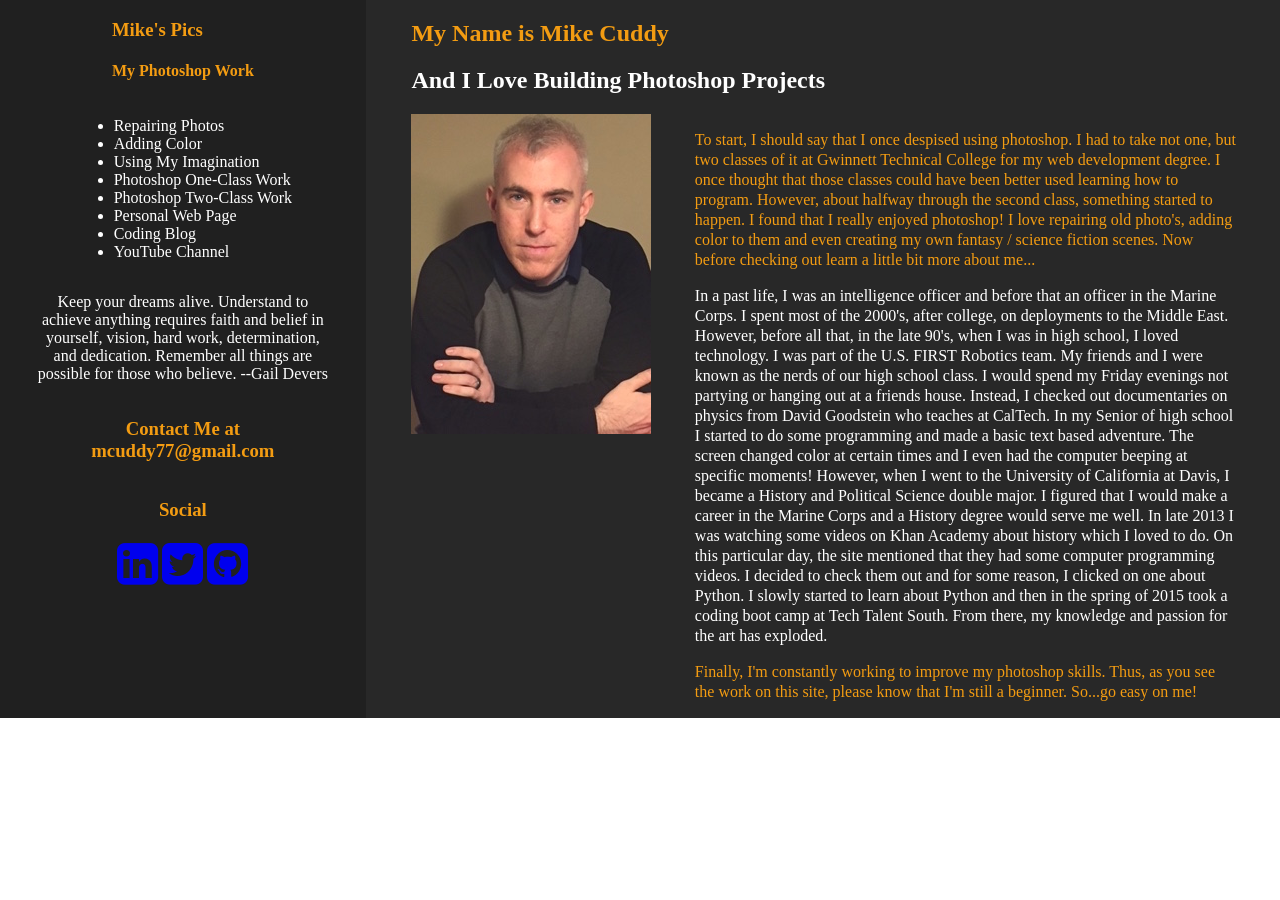
<file: photoshop/photoshop_personal_work/pages/index.html>
<!DOCTYPE <html>
<head>
  <meta name="viewport" content="width=device-width, initial-scale=1.0">
  <meta charset="utf-8">
  <meta name="description" contents="This is the home page for Mike's photoshop work.">
  <title>Mike's PhotoShop Work</title>
  <link rel="icon" href="../static/images/other/ega.png" type="image/icon">
  <link rel="stylesheet" type="text/css" href="https://maxcdn.bootstrapcdn.com/font-awesome/4.7.0/css/font-awesome.min.css">
  <link rel="stylesheet" type="text/css" href="../static/css/index.css">
</head>
<body>

  <!-- HTML Code for the main element -->
  <main>

    <aside><!-- Start Aside -->

      <div>
        <h3>Mike's Pics</h3>
        <h4>My Photoshop Work</h4>
      </div>

      <ul>
        <li><a href="old.html">Repairing Photos</a></li>
        <li><a href="color.html">Adding Color</a></li>
        <li><a href="imagination.html">Using My Imagination</a></li>
        <li><a href="http://mcuddy12.info/1530/index.html">Photoshop One-Class Work</a></li>
        <li><a href="http://mcuddy12.info/2531/index.html">Photoshop Two-Class Work</a></li>
        <li><a href="https://ravenusmc.github.io/personal_page/">Personal Web Page</a></li>
        <li><a href="https://codingsaga.wordpress.com/">Coding Blog</a></li>
        <li><a href="https://www.youtube.com/channel/UC5TPJM-Bf86aQNEob_vGEnw?view_as=subscriber">YouTube Channel</a></li>
      </ul>

      <div>
        <p class='quote'>
          Keep your dreams alive. Understand to achieve anything requires faith and belief in yourself, vision, hard work, determination, and dedication. Remember all things are possible for those who believe.
          --Gail Devers
        </p>
      </div>

      <div>
        <h3 class='contact_area'>Contact Me at mcuddy77@gmail.com</h3>
      </div>

      <div>
        <h3 class='social_heading'>Social</h3>
          <a href="https://www.linkedin.com/in/mcuddy1/"><i class="fa fa-linkedin-square fa-3x" aria-hidden="true"></i></a>
          <a href="https://twitter.com/mcuddy7"><i class="fa fa-twitter-square fa-3x" aria-hidden="true"></i></a>
          <a href="https://github.com/ravenusmc"><i class="fa fa-github-square fa-3x" aria-hidden="true"></i></a>
      </div>

    </aside><!-- End Aside  -->

    <section><!-- Start Section  -->

      <h1 class='main_heading'>My Name is Mike Cuddy</h1>
      <h2 class='sub_heading'>And I Love Building Photoshop Projects</h2>

      <div class='main_info_area'>

        <div>
          <img src="../static/images/other/Cuddy.JPG">
        </div>

        <div class='who_i_am_area'>

          <p>
            To start, I should say that I once despised using photoshop. I had to take not one, but two classes of it at Gwinnett Technical College for my web development degree. I once thought that those classes could have been better used learning how to program. However, about halfway through the second class, something started to happen. I found that I really enjoyed photoshop! I love repairing old photo's, adding color to them and even creating my own fantasy / science fiction scenes. Now before checking out learn a little bit more about me...
          </p>

          <p class='second_paragraph_about_me'>
            In a past life, I was an intelligence officer and before that an officer in the Marine Corps. I spent most of the 2000's, after college, on deployments to the Middle East. However, before all that, in the late 90's, when I was in high school, I loved technology. I was part of the U.S. FIRST Robotics team. My friends and I were known as the nerds of our high school class. I would spend my Friday evenings not partying or hanging out at a friends house. Instead, I checked out documentaries on physics from David Goodstein who teaches at CalTech. In my Senior of high school I started to do some programming and made a basic text based adventure. The screen changed color at certain times and I even had the computer beeping at specific moments! However, when I went to the University of California at Davis, I became a History and Political Science double major. I figured that I would make a career in the Marine Corps and a History degree would serve me well. In late 2013 I was watching some videos on Khan Academy about history which I loved to do. On this particular day, the site mentioned that they had some computer programming videos. I decided to check them out and for some reason, I clicked on one about Python. I slowly started to learn about Python and then in the spring of 2015 took a coding boot camp at Tech Talent South. From there, my knowledge and passion for the art has exploded.
          </p>

          <p>
            Finally, I'm constantly working to improve my photoshop skills. Thus, as you see the work on this site, please know that I'm still a beginner. So...go easy on me! 
          </p>

        </div>

      </div>


    </section><!-- End Section  -->

  </main>
  <!-- END HTML Code for the main element -->

</body>
</html>
</file>
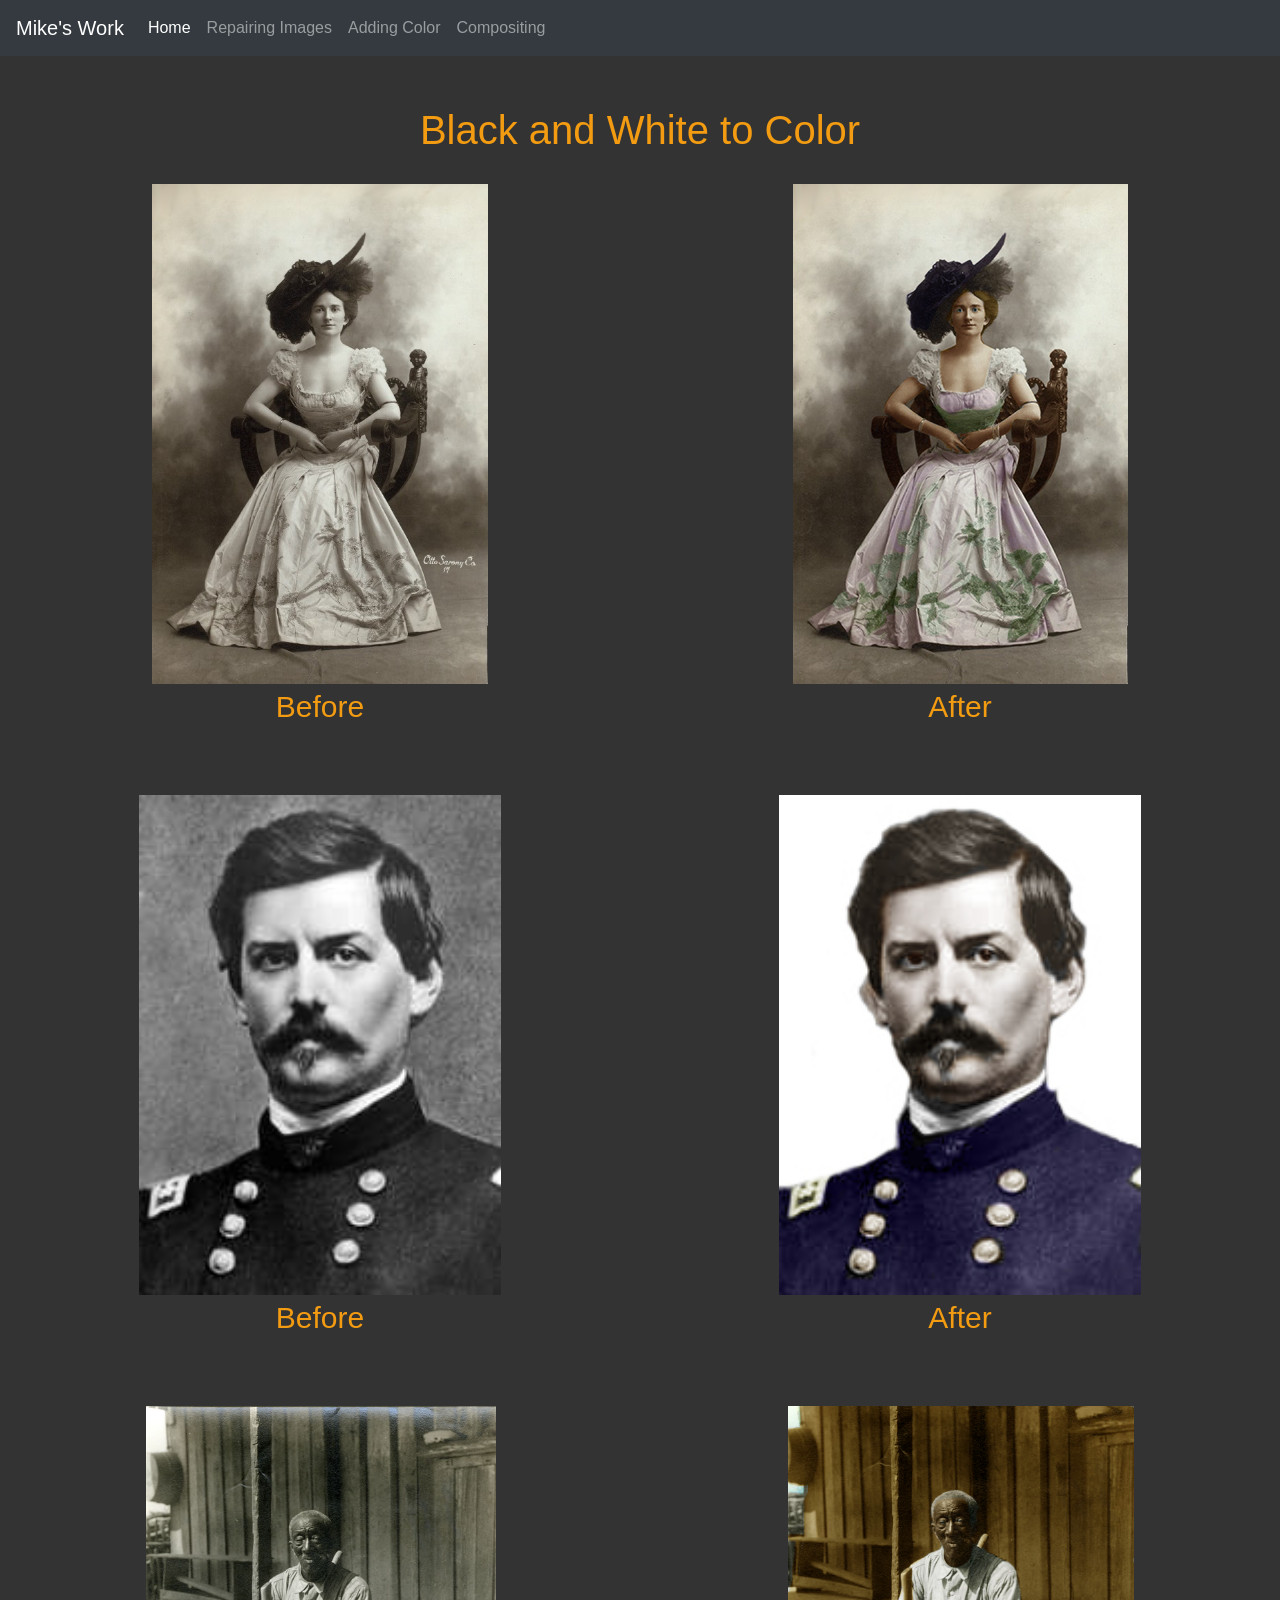
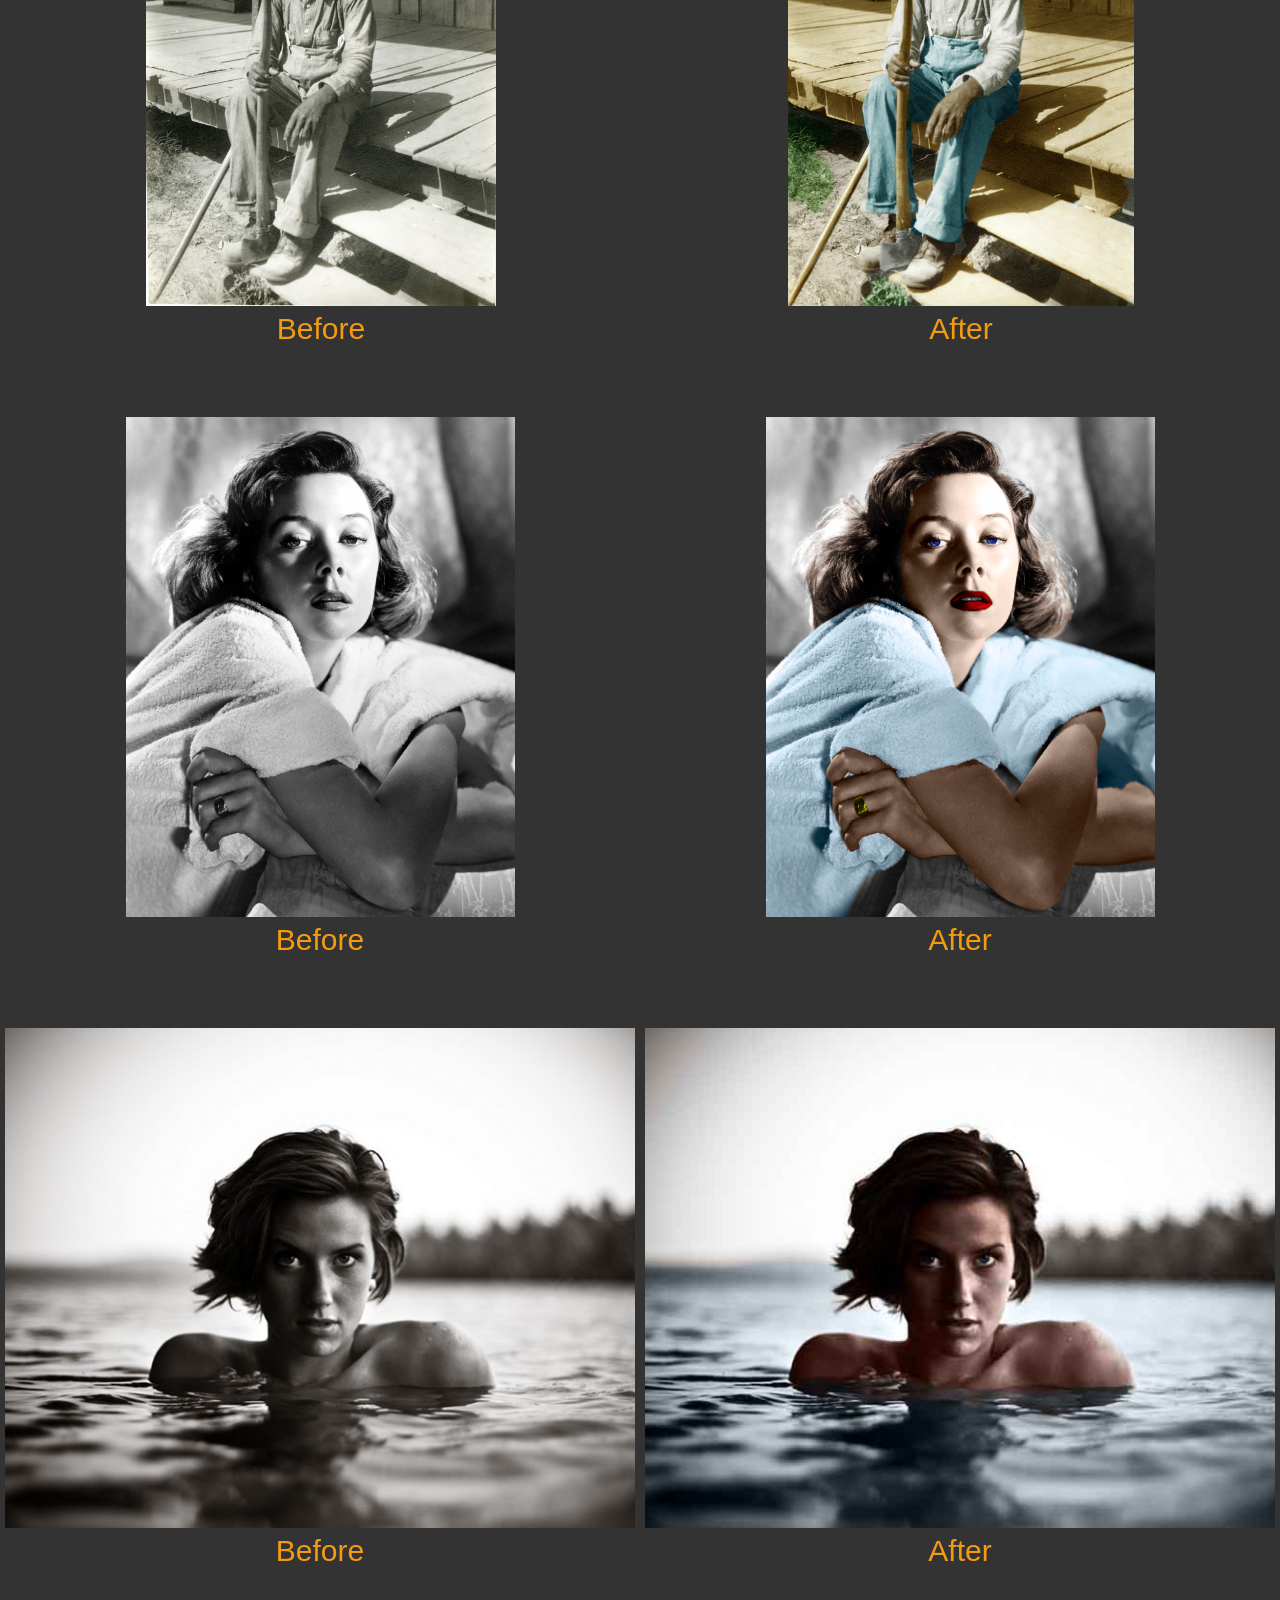
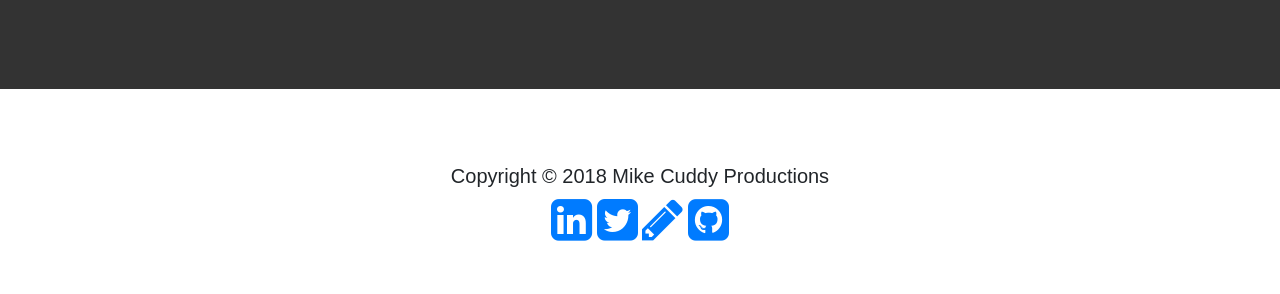
<file: photoshop/photoshop_personal_work/pages/color.html>
<!DOCTYPE <html>
<head>
  <meta name="viewport" content="width=device-width, initial-scale=1.0">
  <meta charset="utf-8">
  <title>Mike's PhotoShop Work</title>
  <link rel="stylesheet" type="text/css" href="https://maxcdn.bootstrapcdn.com/font-awesome/4.7.0/css/font-awesome.min.css">
  <link rel="stylesheet" href="https://maxcdn.bootstrapcdn.com/bootstrap/4.0.0/css/bootstrap.min.css" integrity="sha384-Gn5384xqQ1aoWXA+058RXPxPg6fy4IWvTNh0E263XmFcJlSAwiGgFAW/dAiS6JXm" crossorigin="anonymous">
  <link rel="stylesheet" type="text/css" href="../static/css/generic.css">
  <link rel="stylesheet" type="text/css" href="../static/css/color.css">
</head>
<body>

  <!-- Start of Bootstrap navbar -->
  <nav class="navbar navbar-expand-lg navbar-dark bg-dark">
    <a class="navbar-brand" href="#">Mike's Work</a>
    <button class="navbar-toggler" type="button" data-toggle="collapse" data-target="#navbarSupportedContent" aria-controls="navbarSupportedContent" aria-expanded="false" aria-label="Toggle navigation">
      <span class="navbar-toggler-icon"></span>
    </button>
    <div class="collapse navbar-collapse" id="navbarSupportedContent">
      <ul class="navbar-nav mr-auto">
        <li class="nav-item active">
          <a class="nav-link" href="index.html">Home <span class="sr-only">(current)</span></a>
        </li>
        <li class="nav-item">
          <a class="nav-link" href="old.html">Repairing Images</a>
        </li>
        <li class="nav-item">
          <a class="nav-link" href="color.html">Adding Color</a>
        </li>
        <li class="nav-item">
          <a class="nav-link" href="imagination.html">Compositing</a>
        </li>
      </ul>
    </div>
  </nav>
  <!-- End of Bootstrap navbar -->

  <main>

    <div class='page_heading'>
      <h1 class='center generic_heading_orange'>Black and White to Color</h1>
    <div>

    <section class='pic_area'>

      <div>
        <img src="../static/images/color/young_women.jpg">
        <p class='center heading_fix'>Before</p>
      </div>

      <div>
        <img src="../static/images/color/young_woman_color.jpg">
        <p class='center heading_fix'>After</p>
      </div>

    </section>

    <section class='pic_area'>

      <div>
        <img src="../static/images/color/McClellan.jpg">
        <p class='center heading_fix'>Before</p>
      </div>

      <div>
        <img src="../static/images/color/McClellan_color.jpg">
        <p class='center heading_fix'>After</p>
      </div>

    </section>

    <section class='pic_area'>

      <div>
        <img src="../static/images/color/man.jpg">
        <p class='center heading_fix'>Before</p>
      </div>

      <div>
        <img src="../static/images/color/man_color_F.jpg">
        <p class='center heading_fix'>After</p>
      </div>

    </section>

    <section class='pic_area'>

      <div>
        <img src="../static/images/color/woman_color.jpg">
        <p class='center heading_fix'>Before</p>
      </div>

      <div>
        <img src="../static/images/color/woman_color_fin.jpg">
        <p class='center heading_fix'>After</p>
      </div>

    </section>

    <section class='pic_area'>

      <div>
        <img src="../static/images/color/women_water.jpg">
        <p class='center heading_fix'>Before</p>
      </div>

      <div>
        <img src="../static/images/color/women_water_F.jpg">
        <p class='center heading_fix'>After</p>
      </div>

    </section>


  </main>

  <footer>

    <h5>Copyright &copy; 2018 Mike Cuddy Productions<br></h5>

    <div>
      <a href="https://www.linkedin.com/in/mcuddy1/"><i class="fa fa-linkedin-square fa-3x" aria-hidden="true"></i></a>
      <a href="https://twitter.com/mcuddy7"><i class="fa fa-twitter-square fa-3x" aria-hidden="true"></i></a>
      <a href="https://codingsaga.wordpress.com/"><i class="fa fa-pencil fa-3x" aria-hidden="true"></i></a>
      <a href="https://github.com/ravenusmc"><i class="fa fa-github-square fa-3x" aria-hidden="true"></i></a>
    </div>

  </footer>




<script src="https://code.jquery.com/jquery-3.2.1.slim.min.js" integrity="sha384-KJ3o2DKtIkvYIK3UENzmM7KCkRr/rE9/Qpg6aAZGJwFDMVNA/GpGFF93hXpG5KkN" crossorigin="anonymous"></script>
<script src="https://cdnjs.cloudflare.com/ajax/libs/popper.js/1.12.9/umd/popper.min.js" integrity="sha384-ApNbgh9B+Y1QKtv3Rn7W3mgPxhU9K/ScQsAP7hUibX39j7fakFPskvXusvfa0b4Q" crossorigin="anonymous"></script>
<script src="https://maxcdn.bootstrapcdn.com/bootstrap/4.0.0/js/bootstrap.min.js" integrity="sha384-JZR6Spejh4U02d8jOt6vLEHfe/JQGiRRSQQxSfFWpi1MquVdAyjUar5+76PVCmYl" crossorigin="anonymous"></script>
</body>
</html>
</file>
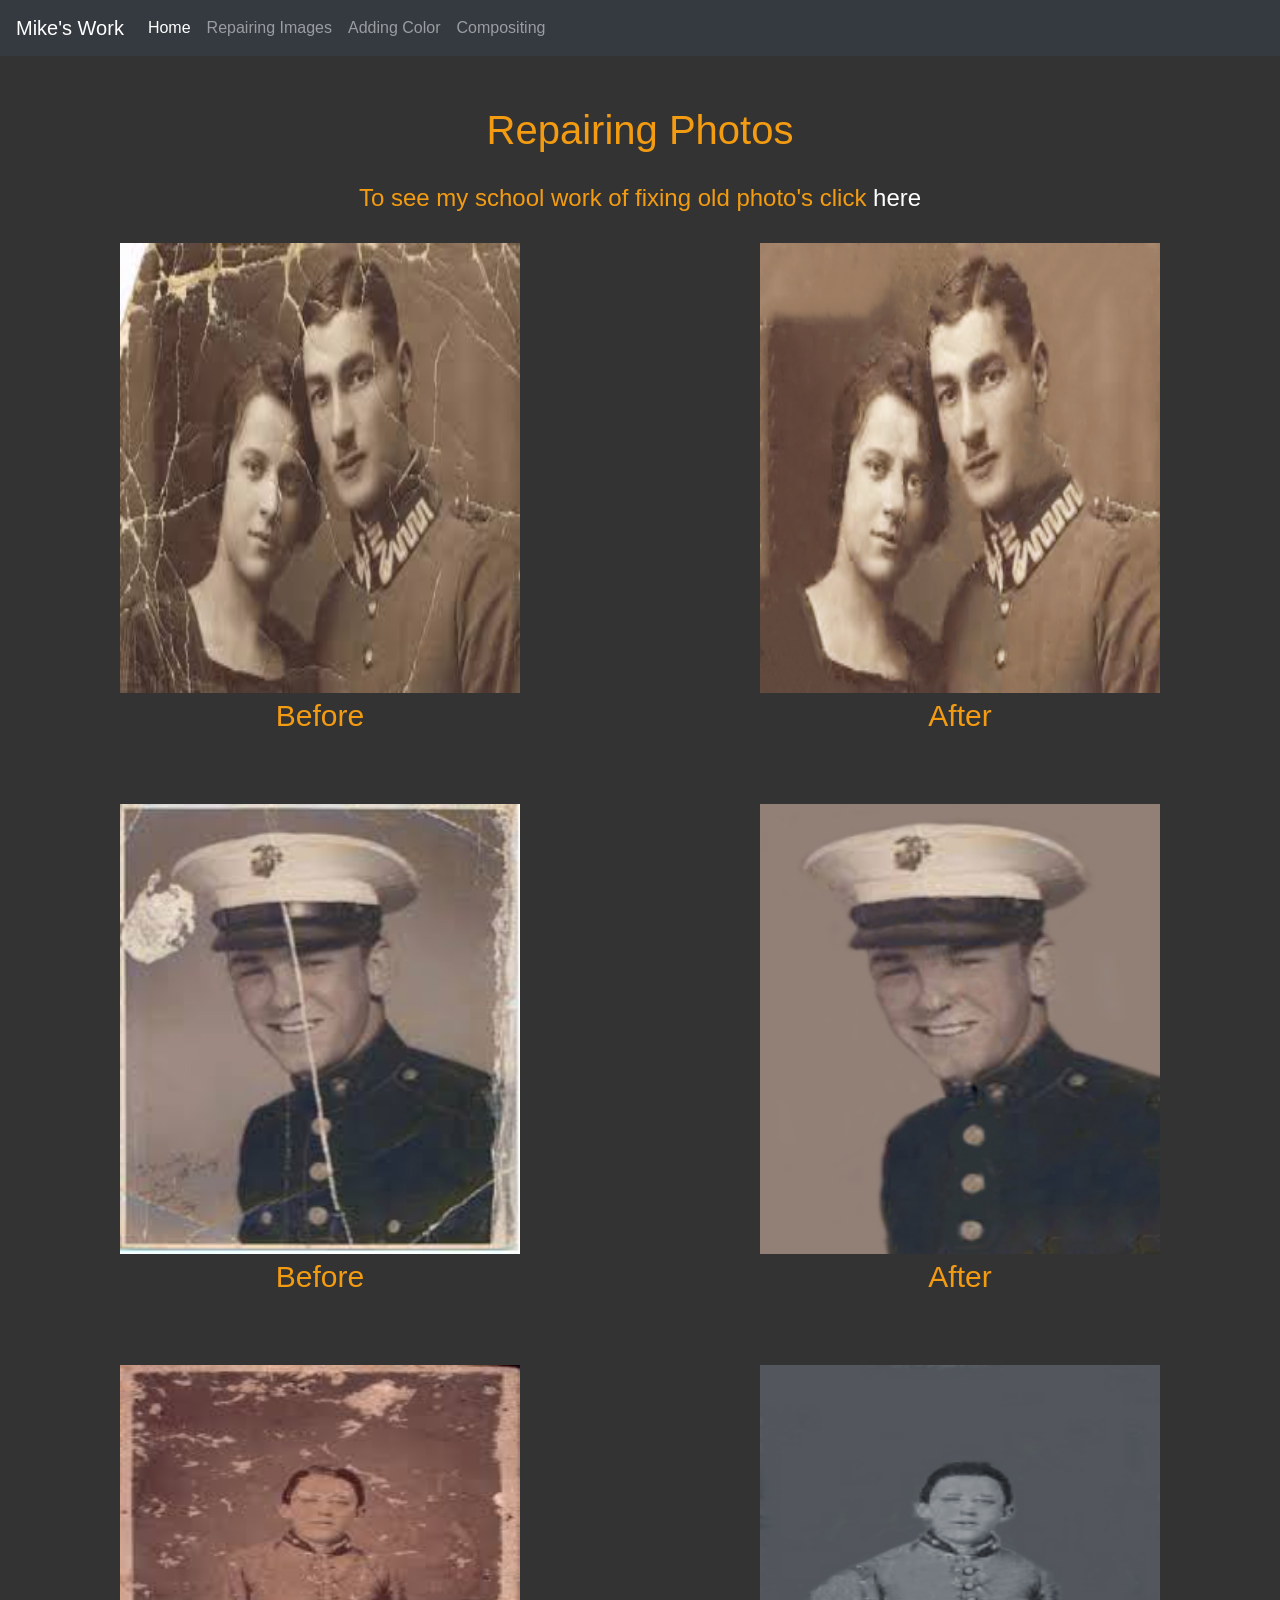
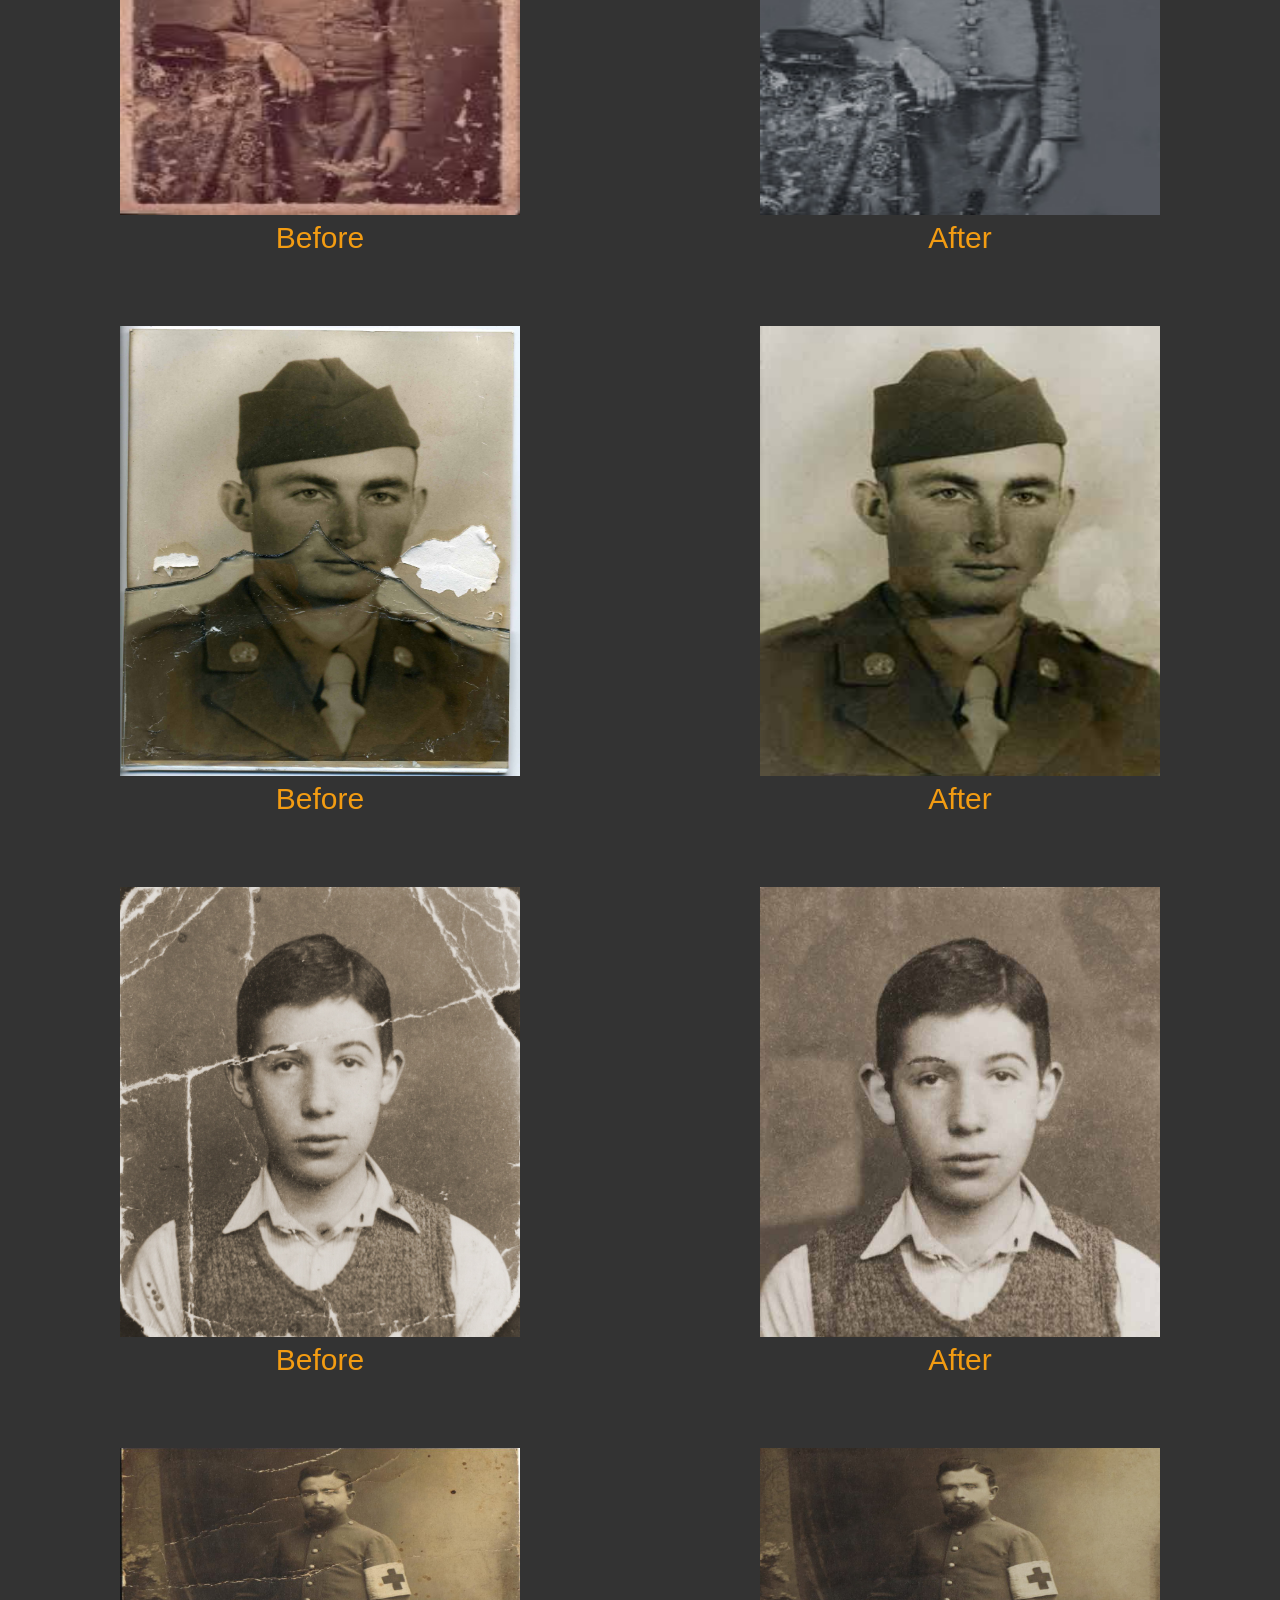
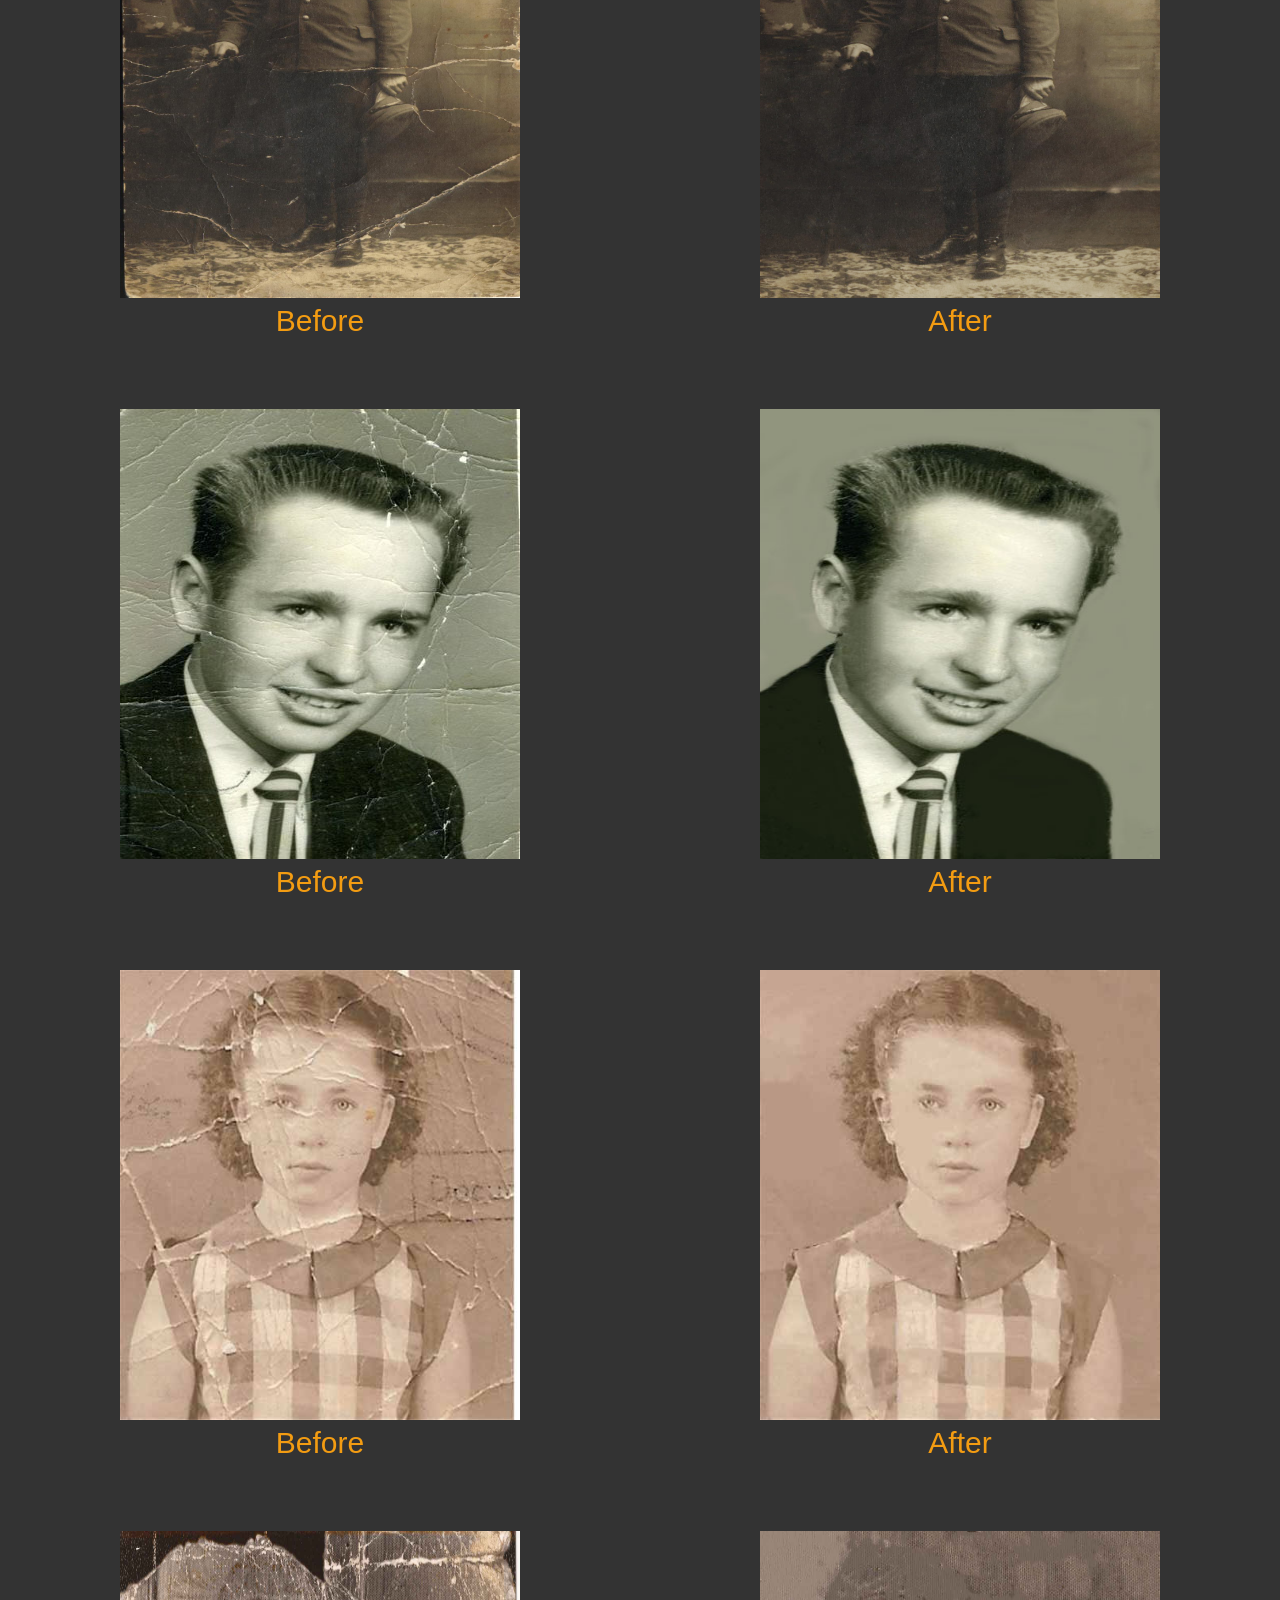
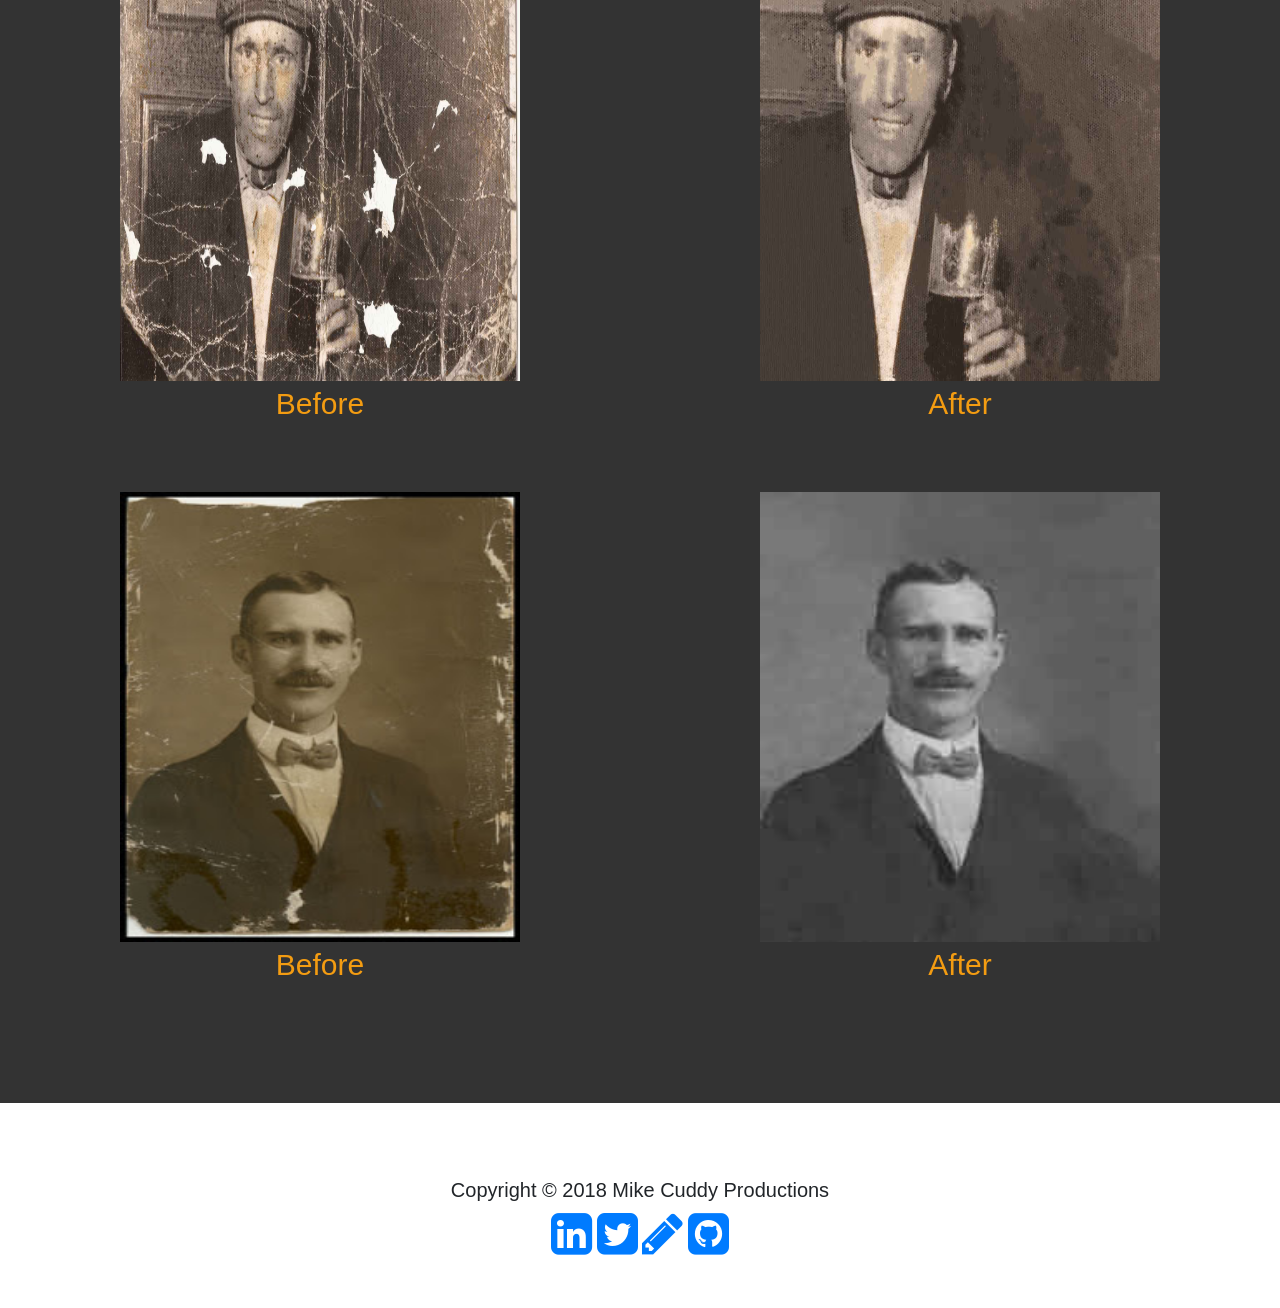
<file: photoshop/photoshop_personal_work/pages/old.html>
<!DOCTYPE <html>
<head>
  <meta name="viewport" content="width=device-width, initial-scale=1.0">
  <meta charset="utf-8">
  <title>Mike's PhotoShop Work</title>
  <link rel="stylesheet" type="text/css" href="https://maxcdn.bootstrapcdn.com/font-awesome/4.7.0/css/font-awesome.min.css">
  <link rel="stylesheet" href="https://maxcdn.bootstrapcdn.com/bootstrap/4.0.0/css/bootstrap.min.css" integrity="sha384-Gn5384xqQ1aoWXA+058RXPxPg6fy4IWvTNh0E263XmFcJlSAwiGgFAW/dAiS6JXm" crossorigin="anonymous">
  <link rel="stylesheet" type="text/css" href="../static/css/generic.css">
  <link rel="stylesheet" type="text/css" href="../static/css/old.css">
</head>
<body>

  <!-- Start of Bootstrap navbar -->
  <nav class="navbar navbar-expand-lg navbar-dark bg-dark">
    <a class="navbar-brand" href="#">Mike's Work</a>
    <button class="navbar-toggler" type="button" data-toggle="collapse" data-target="#navbarSupportedContent" aria-controls="navbarSupportedContent" aria-expanded="false" aria-label="Toggle navigation">
      <span class="navbar-toggler-icon"></span>
    </button>
    <div class="collapse navbar-collapse" id="navbarSupportedContent">
      <ul class="navbar-nav mr-auto">
        <li class="nav-item active">
          <a class="nav-link" href="index.html">Home <span class="sr-only">(current)</span></a>
        </li>
        <li class="nav-item">
          <a class="nav-link" href="old.html">Repairing Images</a>
        </li>
        <li class="nav-item">
          <a class="nav-link" href="color.html">Adding Color</a>
        </li>
        <li class="nav-item">
          <a class="nav-link" href="imagination.html">Compositing</a>
        </li>
      </ul>
    </div>
  </nav>
  <!-- End of Bootstrap navbar -->

  <main>

    <div class='page_heading'>
      <h1 class='center generic_heading_orange'>Repairing Photos</h1>
      <h4 class='center generic_heading_orange'>To see my school work of fixing old photo's click
        <a class='link_fix' href="http://mcuddy12.info/1530/images/index.html">here</a></h4>
    <div>

    <section class='pic_area'>

      <div>
        <img class='photo_fix' src="../static/images/repair/couple.jpeg">
        <p class='center heading_fix'>Before</p>
      </div>

      <div>
        <img class='photo_fix' src="../static/images/repair/couple.jpg">
        <p class='center heading_fix'>After</p>
      </div>

    </section>

    <section class='pic_area'>

      <div>
        <img class='photo_fix' src="../static/images/repair/marine.jpeg">
        <p class='center heading_fix'>Before</p>
      </div>

      <div>
        <img class='photo_fix' src="../static/images/repair/marine_fin.jpg">
        <p class='center heading_fix'>After</p>
      </div>

    </section>

    <section class='pic_area'>

      <div>
        <img class='photo_fix' src="../static/images/repair/boy.jpeg">
        <p class='center heading_fix'>Before</p>
      </div>

      <div>
        <img class='photo_fix' src="../static/images/repair/boy.jpg">
        <p class='center heading_fix'>After</p>
      </div>

    </section>

    <section class='pic_area'>

      <div>
        <img class='photo_fix' src="../static/images/repair/soldier.jpg">
        <p class='center heading_fix'>Before</p>
      </div>

      <div>
        <img class='photo_fix' src="../static/images/repair/soldier_f.jpg">
        <p class='center heading_fix'>After</p>
      </div>

    </section>

    <section class='pic_area'>

      <div>
        <img class='photo_fix' src="../static/images/repair/boy_2.jpg">
        <p class='center heading_fix'>Before</p>
      </div>

      <div>
        <img class='photo_fix' src="../static/images/repair/boy_2_F.jpg">
        <p class='center heading_fix'>After</p>
      </div>

    </section>

    <section class='pic_area'>

      <div>
        <img class='photo_fix' src="../static/images/repair/nurse.jpg">
        <p class='center heading_fix'>Before</p>
      </div>

      <div>
        <img class='photo_fix' src="../static/images/repair/nurse_F.jpg">
        <p class='center heading_fix'>After</p>
      </div>

    </section>

    <section class='pic_area'>

      <div>
        <img class='photo_fix' src="../static/images/repair/start_man.jpg">
        <p class='center heading_fix'>Before</p>
      </div>

      <div>
        <img class='photo_fix' src="../static/images/repair/finished_man.jpg">
        <p class='center heading_fix'>After</p>
      </div>

    </section>

    <section class='pic_area'>

      <div>
        <img class='photo_fix' src="../static/images/repair/little_girl.jpg">
        <p class='center heading_fix'>Before</p>
      </div>

      <div>
        <img class='photo_fix' src="../static/images/repair/little_girl_repaired.jpg">
        <p class='center heading_fix'>After</p>
      </div>

    </section>

    <section class='pic_area'>

      <div>
        <img class='photo_fix' src="../static/images/repair/learn_one_pre.jpg">
        <p class='center heading_fix'>Before</p>
      </div>

      <div>
        <img class='photo_fix' src="../static/images/repair/learn_one.jpg">
        <p class='center heading_fix'>After</p>
      </div>

    </section>

    <section class='pic_area'>

      <div>
        <img class='photo_fix' src="../static/images/repair/learn_2.jpg">
        <p class='center heading_fix'>Before</p>
      </div>

      <div>
        <img class='photo_fix' src="../static/images/repair/learn_2_final.jpg">
        <p class='center heading_fix'>After</p>
      </div>

    </section>

  </main>

  <footer>

    <h5>Copyright &copy; 2018 Mike Cuddy Productions<br></h5>

    <div>
      <a href="https://www.linkedin.com/in/mcuddy1/"><i class="fa fa-linkedin-square fa-3x" aria-hidden="true"></i></a>
      <a href="https://twitter.com/mcuddy7"><i class="fa fa-twitter-square fa-3x" aria-hidden="true"></i></a>
      <a href="https://codingsaga.wordpress.com/"><i class="fa fa-pencil fa-3x" aria-hidden="true"></i></a>
      <a href="https://github.com/ravenusmc"><i class="fa fa-github-square fa-3x" aria-hidden="true"></i></a>
    </div>

  </footer>





<script src="https://code.jquery.com/jquery-3.2.1.slim.min.js" integrity="sha384-KJ3o2DKtIkvYIK3UENzmM7KCkRr/rE9/Qpg6aAZGJwFDMVNA/GpGFF93hXpG5KkN" crossorigin="anonymous"></script>
<script src="https://cdnjs.cloudflare.com/ajax/libs/popper.js/1.12.9/umd/popper.min.js" integrity="sha384-ApNbgh9B+Y1QKtv3Rn7W3mgPxhU9K/ScQsAP7hUibX39j7fakFPskvXusvfa0b4Q" crossorigin="anonymous"></script>
<script src="https://maxcdn.bootstrapcdn.com/bootstrap/4.0.0/js/bootstrap.min.js" integrity="sha384-JZR6Spejh4U02d8jOt6vLEHfe/JQGiRRSQQxSfFWpi1MquVdAyjUar5+76PVCmYl" crossorigin="anonymous"></script>
</body>
</html>
</file>
<file: photoshop/photoshop_personal_work/static/css/index.css>
/****************************
All of the CSS in this file will be for the index.html page
****************************/

body {
  margin-top: 0px;
  margin-right: 0px;
  margin-bottom: 0px;
  margin-left: 0px
}

main {
  display: grid;
  grid-template-columns: 2fr 5fr;
  color: rgb(243,156,18);
}


/* CSS FOR THE ASIDE */

aside {
  display: flex;
  flex-direction: column;
  align-items: center;
  background-color: rgb(32,32,32);
  padding-left: 10%;
  padding-right: 10%;
}

ul li {
  color: white;
}

ul li a {
  color: white;
  text-decoration: none;
}

ul li a:hover {
  color: rgb(243,156,18);
}

.main_heading, .sub_heading {
  text-align: left;
}

.contact_area, .quote, .social_heading {
  text-align: center;
}

.quote {
  color: white;
}

/* CSS FOR THE Section */

section {
  background-color: rgb(40,40,40);
  padding-left: 5%;
}

.sub_heading {
  color: white;
}

.main_info_area {
  display: flex;
  flex-direction: row;
}

.who_i_am_area {
  margin-left: 5%;
  margin-right: 5%;
  line-height: 20px;
}

.second_paragraph_about_me {
  color: white;
}

/* Media Queries */

@media only all and (max-width: 768px) {

  main {
    grid-template-columns: 1fr;
    grid-template-areas: 
    "section"
    "aside";
  }

  aside {
    grid-area: aside;
  }

  section {
    grid-area: section;
  }

  ul li {
    font-size: 25px;
  }

  .main_info_area {
    display: flex;
    flex-direction: column;
    justify-content: center;
    align-items: center;
  }

  .main_heading, .sub_heading {
    text-align: center;
  }


}
</file>
<file: photoshop/photoshop_personal_work/static/css/generic.css>
/****************************
All of the CSS in this file will be used throughout the project
****************************/

.center {
  text-align: center;
}

.generic_heading_orange {
  color: rgb(243,156,18);
  margin-bottom: 30px;
}

.heading_fix {
  color: rgb(243,156,18);
  font-size: 30px;
}

body {
  margin-top: 0px;
  margin-right: 0px;
  margin-bottom: 0px;
  margin-left: 0px
}

main {
  background-color: #333;
  padding-bottom: 50px;
}

.page_heading {
  padding-top: 50px;
}

/* CSS For the pic areas */
.pic_area {
  display: flex;
  flex-direction: row;
  justify-content: space-around;
  margin-bottom: 50px;
}

img {
  height: 500px;
}

/* Footer Code */

footer {
  display: flex;
  flex-direction: column;
  justify-content: center;
  align-items: center;
  margin-top: 75px;
  margin-bottom: 50px;
}

/* Media Quries */

@media only all and (max-width: 768px) {

  .pic_area {
    flex-direction: column;
    align-items: center;
    margin-bottom: 25px;
  }

  .pic_area div {
    margin-bottom: 10px;
  }

  img {
    width: 325px;
  }


}
</file>
<file: photoshop/photoshop_personal_work/static/css/color.css>
/****************************
All of the CSS in this file will be for the color.html page
****************************/

body {
  margin-top: 0px;
  margin-right: 0px;
  margin-bottom: 0px;
  margin-left: 0px
}
</file>
<file: photoshop/photoshop_personal_work/static/css/old.css>
/****************************
All of the CSS in this file will be for the old.html page
****************************/

.photo_fix {
  height: 450px;
  width: 400px;
}

.link_fix {
  text-decoration: none;
  color: white;
}
</file>
